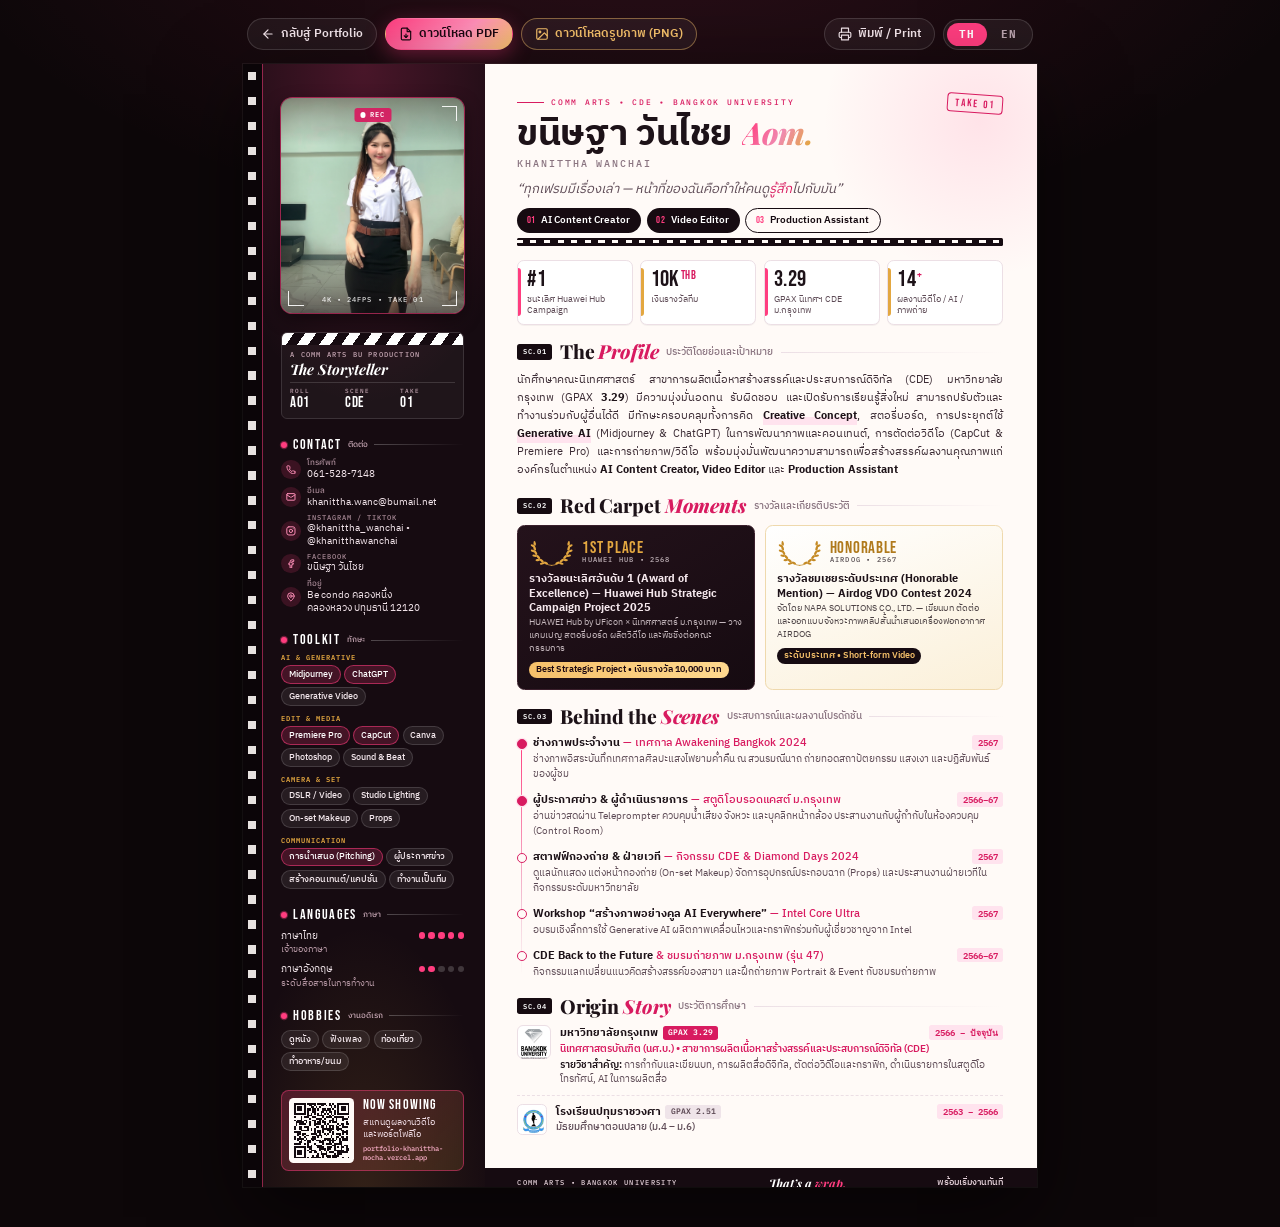
<file: resume.html>
<!DOCTYPE html>
<html lang="th">
<head>
  <meta charset="UTF-8">
  <meta name="viewport" content="width=device-width, initial-scale=1.0">
  <title>เรซูเม่ ขนิษฐา วันไชย (Khanittha Wanchai) — Resume / Curriculum Vitae</title>
  <meta name="theme-color" content="#0d0709">
  <link rel="icon" href="data:image/svg+xml,<svg xmlns='http://www.w3.org/2000/svg' viewBox='0 0 32 32'><rect width='32' height='32' rx='6' fill='%23ff3d7f'/><circle cx='16' cy='16' r='9' fill='none' stroke='%23fff' stroke-width='2.2'/><circle cx='16' cy='16' r='3.5' fill='%23fff'/></svg>">
  <link rel="preconnect" href="https://fonts.googleapis.com">
  <link rel="preconnect" href="https://fonts.gstatic.com" crossorigin>
  <link href="https://fonts.googleapis.com/css2?family=Bebas+Neue&family=IBM+Plex+Mono:wght@400;500;600&family=IBM+Plex+Sans+Thai:wght@300;400;500;600;700&family=Playfair+Display:ital,wght@0,700;0,800;1,600;1,700;1,800&display=swap" rel="stylesheet">
  <style>
    /* =========================================================
       THE STORYTELLER — Comm Arts Resume (A4, single page)
       Cinematic palette matched to the portfolio site
       ========================================================= */
    :root {
      --ink: #160b11;          /* sidebar / darkest */
      --ink-2: #24121b;
      --rose: #ff3d7f;         /* brand rose */
      --rose-deep: #d81b60;    /* rose for text on light bg */
      --rose-soft: #ffe3ee;
      --gold: #e3a740;
      --gold-soft: #fbf0d9;
      --paper: #fffaf7;        /* main column */
      --text: #1d1218;
      --muted: #5d4a55;
      --light: #8a7480;
      --line: #ecdfe5;
      --f-th: "IBM Plex Sans Thai", -apple-system, BlinkMacSystemFont, "Segoe UI", sans-serif;
      --f-mono: "IBM Plex Mono", ui-monospace, monospace;
      --f-display: "Playfair Display", Georgia, serif;
      --f-bebas: "Bebas Neue", "IBM Plex Sans Thai", sans-serif;
    }

    * { box-sizing: border-box; margin: 0; padding: 0; }
    html { -webkit-text-size-adjust: 100%; }

    body {
      font-family: var(--f-th);
      font-size: 8.6pt;
      line-height: 1.45;
      color: var(--text);
      background:
        radial-gradient(1200px 600px at 50% -10%, rgba(255, 61, 127, .14), transparent 60%),
        #0d0709;
      -webkit-font-smoothing: antialiased;
      padding: 18px 0 40px;
      -webkit-print-color-adjust: exact;
      print-color-adjust: exact;
    }
    body[data-lang="en"] { font-size: 7.95pt; line-height: 1.38; }

    /* Bilingual display rules */
    body[data-lang="en"] .l-th { display: none !important; }
    body[data-lang="th"] .l-en { display: none !important; }

    a { color: inherit; text-decoration: none; }

    /* ---------- Actions bar (screen only) ---------- */
    .actions-bar {
      max-width: 210mm;
      margin: 0 auto 14px;
      display: flex;
      justify-content: space-between;
      align-items: center;
      gap: 10px;
      flex-wrap: wrap;
      padding: 0 4px;
    }
    .actions-left, .actions-right { display: flex; align-items: center; gap: 8px; flex-wrap: wrap; }
    .btn-act {
      display: inline-flex; align-items: center; gap: 6px;
      font: 600 12px/1 var(--f-th);
      padding: 8px 13px;
      border-radius: 999px;
      cursor: pointer;
      white-space: nowrap;
      border: 1px solid rgba(255, 255, 255, .14);
      background: rgba(255, 255, 255, .05);
      color: #f4e6ec;
      transition: transform .2s ease, background .2s ease, border-color .2s ease;
    }
    .btn-act:hover { transform: translateY(-1px); border-color: rgba(255, 61, 127, .6); background: rgba(255, 61, 127, .12); }
    .btn-dl-pdf { background: linear-gradient(135deg, #ff3d7f, #ff8fb8 60%, #f5c06a); color: #1a0710; border-color: transparent; box-shadow: 0 6px 20px rgba(255, 61, 127, .35); }
    .btn-dl-pdf:hover { background: linear-gradient(135deg, #ff5a92, #ffa3c5 60%, #f7cb80); color: #1a0710; }
    .btn-dl-img { color: #f5c06a; border-color: rgba(245, 192, 106, .45); }
    .lang-switch { display: inline-flex; padding: 3px; gap: 2px; border-radius: 999px; background: rgba(255, 255, 255, .06); border: 1px solid rgba(255, 255, 255, .14); }
    .lang-btn {
      border: 0; background: transparent; cursor: pointer;
      font: 700 11px/1 var(--f-mono); letter-spacing: .08em;
      color: #b9a3ad; padding: 6px 12px; border-radius: 999px; min-width: 40px;
    }
    .lang-btn.active { background: var(--rose); color: #fff; }

    /* ---------- A4 sheet ---------- */
    .sheet {
      width: 210mm;
      height: 297mm;
      margin: 0 auto;
      display: grid;
      grid-template-columns: 64mm 1fr;
      background: var(--paper);
      overflow: hidden;
      position: relative;
      box-shadow: 0 30px 80px rgba(0, 0, 0, .55), 0 0 0 1px rgba(255, 255, 255, .06);
    }

    /* =================== SIDEBAR =================== */
    .side {
      position: relative;
      background:
        radial-gradient(120% 50% at 50% 0%, rgba(255, 61, 127, .22), transparent 60%),
        radial-gradient(90% 40% at 50% 100%, rgba(227, 167, 64, .14), transparent 60%),
        var(--ink);
      color: #f3e7ec;
      padding: 9mm 5.5mm 7mm 10mm;
      display: flex;
      flex-direction: column;
      gap: 5mm;
    }
    /* film-strip perforations on the left edge */
    .side::before {
      content: "";
      position: absolute; top: 0; bottom: 0; left: 0;
      width: 5mm;
      background:
        repeating-linear-gradient(to bottom, transparent 0 2.2mm, rgba(255, 250, 247, .9) 2.2mm 4.4mm, transparent 4.4mm 6.6mm) center / 2.2mm 100% no-repeat,
        #0b0508;
    }
    .side::after {
      content: "";
      position: absolute; top: 0; bottom: 0; left: 5mm; width: 1px;
      background: rgba(255, 61, 127, .5);
    }

    /* Viewfinder photo */
    .vf {
      position: relative;
      width: 100%;
      aspect-ratio: 4 / 4.7;
      border-radius: 3mm;
      overflow: hidden;
      background: #2a1620;
      box-shadow: 0 0 0 1px rgba(255, 61, 127, .55), 0 6px 18px rgba(0, 0, 0, .45);
    }
    .vf img { width: 100%; height: 100%; object-fit: cover; object-position: 50% 18%; display: block; }
    .vf::after { /* vignette */
      content: ""; position: absolute; inset: 0;
      background: linear-gradient(to bottom, rgba(10, 4, 8, .35), transparent 22%, transparent 70%, rgba(10, 4, 8, .65));
    }
    .vf-c { position: absolute; width: 4mm; height: 4mm; border: 0 solid #fff; z-index: 2; opacity: .9; }
    .vf-c.tl { top: 2mm; left: 2mm; border-top-width: 1.4px; border-left-width: 1.4px; }
    .vf-c.tr { top: 2mm; right: 2mm; border-top-width: 1.4px; border-right-width: 1.4px; }
    .vf-c.bl { bottom: 2mm; left: 2mm; border-bottom-width: 1.4px; border-left-width: 1.4px; }
    .vf-c.br { bottom: 2mm; right: 2mm; border-bottom-width: 1.4px; border-right-width: 1.4px; }
    .vf-rec {
      position: absolute; z-index: 2; top: 2.6mm; left: 50%; transform: translateX(-50%);
      font: 600 5.6pt/1 var(--f-mono); letter-spacing: .14em; color: #fff;
      display: inline-flex; align-items: center; gap: 1.2mm;
      background: rgba(216, 27, 96, .92); padding: .9mm 1.6mm; border-radius: .8mm;
    }
    .vf-rec::before { content: ""; width: 1.4mm; height: 1.4mm; border-radius: 50%; background: #fff; }
    .vf-meta {
      position: absolute; z-index: 2; bottom: 2.4mm; left: 0; right: 0; text-align: center;
      font: 500 5.2pt/1 var(--f-mono); letter-spacing: .16em; color: rgba(255, 255, 255, .85);
    }

    /* Mini clapper slate */
    .slate { border-radius: 1.6mm; overflow: hidden; border: 1px solid rgba(255, 255, 255, .16); }
    .slate-top {
      height: 3mm;
      background: repeating-linear-gradient(-55deg, #fff 0 2.4mm, #160b11 2.4mm 4.8mm);
    }
    .slate-body { padding: 1.6mm 2.2mm 1.8mm; background: rgba(255, 255, 255, .04); }
    .slate-prod { font: 500 5pt/1.2 var(--f-mono); letter-spacing: .18em; color: #c9a9b6; }
    .slate-title { font: italic 700 11pt/1.15 var(--f-display); color: #fff; margin: .6mm 0 1.2mm; }
    .slate-grid { display: grid; grid-template-columns: repeat(3, 1fr); border-top: 1px solid rgba(255, 255, 255, .14); }
    .slate-grid div { padding-top: 1mm; font: 500 4.8pt/1.2 var(--f-mono); letter-spacing: .14em; color: #bfa2ae; }
    .slate-grid b { display: block; font: 400 11pt/1 var(--f-bebas); letter-spacing: .04em; color: #fff; margin-top: .4mm; }

    /* Sidebar blocks */
    .s-head {
      display: flex; align-items: center; gap: 1.6mm;
      font: 400 10.5pt/1 var(--f-bebas); letter-spacing: .12em; color: #fff;
      margin-bottom: 1.8mm;
    }
    .s-head::before { content: ""; width: 1.6mm; height: 1.6mm; border-radius: 50%; background: var(--rose); box-shadow: 0 0 0 1.2px rgba(255, 61, 127, .35); }
    .s-head::after { content: ""; flex: 1; height: 1px; background: linear-gradient(90deg, rgba(255, 255, 255, .25), transparent); }
    .s-head small { font: 500 6pt/1 var(--f-th); letter-spacing: 0; color: #c9a9b6; }

    .contact-list { list-style: none; display: grid; gap: 1.5mm; }
    .contact-list li { display: grid; grid-template-columns: 5.2mm 1fr; align-items: center; gap: 1.8mm; font-size: 7.3pt; line-height: 1.3; color: #f1e3e9; word-break: break-word; }
    .c-ico { width: 5.2mm; height: 5.2mm; border-radius: 50%; display: grid; place-items: center; background: rgba(255, 61, 127, .16); color: #ff8fb8; }
    .c-ico svg { width: 2.6mm; height: 2.6mm; }
    .contact-list small { display: block; font: 500 5.3pt/1.15 var(--f-mono); letter-spacing: .14em; color: #a98a97; text-transform: uppercase; }
    .contact-list small.l-th { font: 500 6.2pt/1.15 var(--f-th); letter-spacing: 0; }
    .wrap .l-th { font: 500 7pt/1 var(--f-th); letter-spacing: 0; }

    .tk-group + .tk-group { margin-top: 2.3mm; }
    .tk-label { font: 600 5.4pt/1 var(--f-mono); letter-spacing: .14em; color: var(--gold); text-transform: uppercase; margin-bottom: 1mm; }
    .chips { display: flex; flex-wrap: wrap; gap: 1mm; }
    .chip {
      font-size: 6.9pt; line-height: 1; font-weight: 500;
      padding: 1mm 1.8mm; border-radius: 999px;
      background: rgba(255, 255, 255, .07);
      border: 1px solid rgba(255, 255, 255, .14);
      color: #f6eaef; white-space: nowrap;
    }
    .chip.hot { background: rgba(255, 61, 127, .2); border-color: rgba(255, 61, 127, .55); color: #fff; }

    .lang-row { display: grid; grid-template-columns: 1fr auto; align-items: center; gap: 1mm 2mm; font-size: 7.4pt; }
    .lang-row + .lang-row { margin-top: 1.4mm; }
    .dots { display: inline-flex; gap: .9mm; }
    .dots i { width: 1.7mm; height: 1.7mm; border-radius: 50%; background: rgba(255, 255, 255, .18); }
    .dots i.on { background: var(--rose); }
    .lang-row small { grid-column: 1 / -1; font-size: 6.4pt; color: #b99aa7; margin-top: -.6mm; }

    .qr-card {
      margin-top: auto;
      display: grid; grid-template-columns: 17mm 1fr; gap: 2.4mm; align-items: center;
      padding: 2mm; border-radius: 2mm;
      background: linear-gradient(135deg, rgba(255, 61, 127, .22), rgba(227, 167, 64, .14));
      border: 1px solid rgba(255, 61, 127, .45);
    }
    .qr-box { background: #fffaf7; border-radius: 1.2mm; padding: 1.2mm; line-height: 0; }
    .qr-box svg { width: 100%; height: auto; display: block; }
    .qr-k { font: 400 10.5pt/1 var(--f-bebas); letter-spacing: .08em; color: #fff; }
    .qr-t { font-size: 6.8pt; line-height: 1.3; color: #f0dde5; margin-top: .6mm; }
    .qr-u { font: 500 5.3pt/1.3 var(--f-mono); color: #ffb3cd; margin-top: .9mm; white-space: nowrap; }

    /* =================== MAIN =================== */
    .main {
      position: relative;
      padding: 9mm 9mm 0 8.5mm;
      display: flex;
      flex-direction: column;
      min-width: 0;
    }
    .main::before { /* soft rose glow top-right */
      content: ""; position: absolute; top: -30mm; right: -30mm; width: 90mm; height: 90mm; border-radius: 50%;
      background: radial-gradient(circle, rgba(255, 61, 127, .12), transparent 65%);
      pointer-events: none;
    }

    /* Header */
    .hd { position: relative; padding-bottom: 3.4mm; margin-bottom: 3.6mm; }
    .kicker {
      display: flex; align-items: center; gap: 2mm;
      font: 500 6pt/1 var(--f-mono); letter-spacing: .22em; color: var(--rose-deep);
      text-transform: uppercase;
    }
    .kicker::before { content: ""; width: 7mm; height: 1px; background: var(--rose-deep); }
    .take-stamp {
      position: absolute; top: -1mm; right: 0;
      font: 400 8pt/1 var(--f-bebas); letter-spacing: .16em;
      color: var(--rose-deep); border: 1.3px solid var(--rose-deep); border-radius: 1mm;
      padding: 1.1mm 2mm .7mm; transform: rotate(4deg);
    }
    .name {
      font-family: var(--f-th); font-weight: 700;
      font-size: 28pt; line-height: 1.1; letter-spacing: -.01em; color: var(--text);
      margin-top: 2.2mm;
      display: flex; align-items: baseline; flex-wrap: wrap; gap: 0 2.6mm;
    }
    body[data-lang="en"] .name { font-family: var(--f-display); font-weight: 800; font-size: 27pt; letter-spacing: -.01em; }
    .nick {
      font: italic 800 23pt/1 var(--f-display);
      background: linear-gradient(120deg, var(--rose) 10%, #f08ab0 55%, var(--gold) 95%);
      -webkit-background-clip: text; background-clip: text; color: transparent;
    }
    .name-sub { font: 500 7.2pt/1.2 var(--f-mono); letter-spacing: .2em; color: var(--light); margin-top: .8mm; }
    .name-sub.l-en { font: 500 8.5pt/1.2 var(--f-th); letter-spacing: .02em; }
    .date .l-th { letter-spacing: 0; }
    .tagline {
      font: italic 600 11.5pt/1.3 var(--f-display); color: var(--muted); margin-top: 2mm;
    }
    .tagline .l-th { font: italic 400 9.8pt/1.35 var(--f-th); }
    .tagline em { color: var(--rose-deep); font-style: italic; }
    .roles { display: flex; flex-wrap: wrap; gap: 1.4mm; margin-top: 2.4mm; }
    .role {
      display: inline-flex; align-items: center; gap: 1.4mm;
      font: 600 7.4pt/1 var(--f-th); color: #fff;
      background: var(--ink); padding: 1.8mm 3mm 1.7mm 2.5mm; border-radius: 999px;
    }
    .role i { font: 400 7.4pt/1 var(--f-bebas); letter-spacing: .06em; color: var(--rose); font-style: normal; }
    .role.alt { background: transparent; color: var(--ink); border: 1px solid var(--ink); }
    /* film strip divider */
    .hd::after {
      content: ""; position: absolute; left: 0; right: 0; bottom: 0; height: 2.2mm;
      background:
        repeating-linear-gradient(90deg, var(--paper) 0 1.6mm, transparent 1.6mm 3.6mm) center / 100% .9mm no-repeat,
        var(--ink);
      border-radius: .4mm;
    }

    /* Highlight stats */
    .stats { display: grid; grid-template-columns: repeat(4, 1fr); gap: 2mm; margin-bottom: 4.6mm; }
    .stat {
      position: relative; padding: 2.2mm 2.4mm 2mm; border-radius: 1.8mm;
      background: #fff; border: 1px solid var(--line);
      box-shadow: 0 1px 0 rgba(22, 11, 17, .04);
    }
    .stat::before { content: ""; position: absolute; left: 0; top: 2mm; bottom: 2mm; width: .8mm; border-radius: 0 1mm 1mm 0; background: var(--rose); }
    .stat:nth-child(2)::before, .stat:nth-child(4)::before { background: var(--gold); }
    .stat b { display: block; font: 400 17pt/1 var(--f-bebas); letter-spacing: .02em; color: var(--text); }
    .stat b sup { font-size: .55em; color: var(--rose-deep); vertical-align: .55em; margin-left: .3mm; }
    .stat span { display: block; font-size: 6.5pt; line-height: 1.3; color: var(--muted); margin-top: .6mm; }

    /* Section heading — scene slate */
    .sec { margin-bottom: 4.6mm; break-inside: avoid; }
    .sec-h { display: flex; align-items: center; gap: 2mm; margin-bottom: 2.4mm; }
    .sc {
      font: 600 5.6pt/1 var(--f-mono); letter-spacing: .1em; color: #fff;
      background: var(--ink); padding: 1.1mm 1.5mm; border-radius: .7mm; flex-shrink: 0;
    }
    .sec-t { font: 800 14.5pt/1 var(--f-display); color: var(--text); letter-spacing: -.005em; white-space: nowrap; }
    .sec-t em { font-style: italic; color: var(--rose-deep); }
    .sec-th { font-size: 7.4pt; color: var(--light); font-weight: 500; white-space: nowrap; }
    .sec-h::after { content: ""; flex: 1; height: 1px; background: linear-gradient(90deg, var(--line), transparent); }

    p.summary { font-size: 8.45pt; line-height: 1.6; color: #3a2a33; text-align: justify; }
    body[data-lang="en"] p.summary { font-size: 8.3pt; line-height: 1.55; }
    p.summary strong { color: var(--text); font-weight: 700; }
    p.summary .hl { background: linear-gradient(transparent 58%, var(--rose-soft) 58%); font-weight: 700; color: var(--text); }

    /* Awards */
    .awards { display: grid; grid-template-columns: 1fr 1fr; gap: 2.4mm; }
    .award {
      position: relative; border-radius: 2mm; padding: 3mm 3mm 2.8mm;
      background: linear-gradient(160deg, #fff, var(--gold-soft));
      border: 1px solid #efd9ad;
      overflow: hidden;
    }
    .award.first { background: linear-gradient(150deg, #24121b, #160b11); border-color: #3a1f2c; color: #f6e9ee; }
    .aw-top { display: flex; align-items: center; gap: 2mm; margin-bottom: 1.4mm; }
    .laurel { width: 12mm; height: 8mm; color: var(--gold); flex-shrink: 0; }
    .aw-rank { font: 400 13pt/.9 var(--f-bebas); letter-spacing: .04em; color: var(--gold); }
    .award:not(.first) .aw-rank { color: #b07a1c; }
    .award:not(.first) .laurel { color: #c48a24; }
    .aw-year { font: 500 5.6pt/1.2 var(--f-mono); letter-spacing: .16em; opacity: .75; }
    .aw-title { font-weight: 700; font-size: 8.1pt; line-height: 1.32; }
    .aw-org { font-size: 7.05pt; line-height: 1.38; opacity: .78; margin-top: .6mm; }
    .aw-prize {
      display: inline-block; margin-top: 1.6mm;
      font: 600 6.6pt/1 var(--f-th); color: #1a0710;
      background: linear-gradient(90deg, #f5c06a, #ffd98f); padding: .9mm 1.8mm; border-radius: 999px;
    }
    .award:not(.first) .aw-prize { background: var(--ink); color: #f5c06a; }

    /* Experience timeline */
    .tl { position: relative; padding-left: 4.2mm; }
    .tl::before { content: ""; position: absolute; left: 1mm; top: 1.2mm; bottom: 1.2mm; width: 1px; background: linear-gradient(var(--rose), #f2c6d6 70%, transparent); }
    .tl-item { position: relative; margin-bottom: 2.7mm; }
    .tl-item:last-child { margin-bottom: 0; }
    .tl-item::before {
      content: ""; position: absolute; left: -4.2mm; top: 1mm;
      width: 2.1mm; height: 2.1mm; border-radius: 50%;
      background: var(--paper); border: 1.4px solid var(--rose-deep);
    }
    .tl-item.key::before { background: var(--rose-deep); box-shadow: 0 0 0 1.2px var(--rose-soft); }
    .tl-head { display: flex; justify-content: space-between; align-items: baseline; gap: 2mm; }
    .tl-role { font-weight: 700; font-size: 8.35pt; line-height: 1.3; color: var(--text); }
    .tl-role .at { font-weight: 500; color: var(--rose-deep); }
    .date {
      flex-shrink: 0; font: 600 6.5pt/1 var(--f-mono); letter-spacing: .06em; color: var(--rose-deep);
      background: var(--rose-soft); padding: .8mm 1.4mm; border-radius: .7mm;
    }
    .tl-desc { font-size: 7.65pt; line-height: 1.45; color: var(--muted); margin-top: .4mm; }

    /* Education */
    .edu-main { display: grid; grid-template-columns: 9mm 1fr; gap: 2.4mm; align-items: start; }
    .logo {
      width: 9mm; height: 9mm; border-radius: 1.6mm; background: #fff; border: 1px solid var(--line);
      display: grid; place-items: center; padding: .8mm;
    }
    .logo img { max-width: 100%; max-height: 100%; object-fit: contain; display: block; }
    .edu-title { font-weight: 700; font-size: 8.5pt; line-height: 1.3; display: flex; align-items: baseline; justify-content: space-between; gap: 2mm; }
    .gpa {
      display: inline-flex; align-items: baseline; gap: .8mm; margin-left: 1.2mm;
      font: 600 5.8pt/1 var(--f-mono); color: #fff; background: var(--rose-deep);
      padding: .8mm 1.4mm; border-radius: .7mm; vertical-align: 1px;
    }
    .gpa.muted { background: #efe4e9; color: var(--muted); }
    .edu-deg { font-size: 7.6pt; color: var(--rose-deep); font-weight: 600; margin-top: .3mm; }
    .edu-desc { font-size: 7.4pt; line-height: 1.45; color: var(--muted); margin-top: .4mm; }
    .edu-desc em { font-style: normal; font-weight: 600; color: var(--text); }
    .edu-sub { margin-top: 2.2mm; padding-top: 2.2mm; border-top: 1px dashed var(--line); }
    .edu-sub .edu-main { grid-template-columns: 8mm 1fr; gap: 2.2mm; }
    .edu-sub .logo { width: 8mm; height: 8mm; border-radius: 1.4mm; padding: .6mm; }
    .edu-sub .edu-title { font-size: 8pt; display: flex; justify-content: space-between; align-items: baseline; }
    .edu-sub .edu-deg { font-size: 7.2pt; color: var(--muted); font-weight: 500; }
    .edu-sub .yr { font: 600 5.6pt/1 var(--f-mono); color: var(--light); letter-spacing: .04em; }

    /* Footer wrap strip */
    .wrap {
      margin-top: auto;
      margin-left: -8.5mm; margin-right: -9mm;
      padding: 2.2mm 9mm 2.4mm 8.5mm;
      display: flex; align-items: center; justify-content: space-between; gap: 3mm;
      background: var(--ink); color: #e9d6de;
      font: 500 5.6pt/1 var(--f-mono); letter-spacing: .18em; text-transform: uppercase;
    }
    .wrap b { font: italic 700 9pt/1 var(--f-display); letter-spacing: 0; text-transform: none; color: #fff; }
    .wrap b em { color: var(--rose); }

    /* ---------- Responsive (screen) ---------- */
    @media screen and (max-width: 820px) {
      body { padding: 12px 10px 32px; }
      .actions-bar { flex-direction: column; align-items: stretch; }
      .actions-left, .actions-right { width: 100%; justify-content: space-between; }
      .btn-act { flex: 1; justify-content: center; padding: 9px 8px; font-size: 11px; }
      .sheet { width: 100%; height: auto; grid-template-columns: 1fr; border-radius: 10px; }
      .side { padding: 22px 18px 22px 30px; gap: 16px; font-size: 9pt; }
      .vf { max-width: 220px; margin: 0 auto; width: 70%; }
      .main { padding: 24px 18px 0; }
      .name { font-size: 22pt; }
      .awards, .edu-sub { grid-template-columns: 1fr; }
      .stats { grid-template-columns: 1fr 1fr; }
      p.summary { text-align: left; }
      .sec-th { display: none; }
      .wrap { margin-left: -18px; margin-right: -18px; padding: 10px 18px; flex-wrap: wrap; }
      .contact-list li, .chip, .lang-row { font-size: 8.5pt; }
    }

    /* ---------- Print: exact A4, single page ---------- */
    @media print {
      @page { size: A4 portrait; margin: 0; }
      html, body { width: 210mm; height: 297mm; }
      body { background: #fff; padding: 0; }
      .actions-bar { display: none !important; }
      .sheet { box-shadow: none; margin: 0; border-radius: 0; }
      * { -webkit-print-color-adjust: exact !important; print-color-adjust: exact !important; }
    }
  </style>
</head>

<body data-lang="th">

  <!-- Icon sprite -->
  <svg width="0" height="0" style="position:absolute" aria-hidden="true">
    <defs>
      <symbol id="laurel" viewBox="0 0 300 200">
        <g fill="currentColor">
          <path d="M150 188c-40-4-78-26-100-62C34 100 28 70 34 40" fill="none" stroke="currentColor" stroke-width="5" stroke-linecap="round"/>
          <path d="M150 188c40-4 78-26 100-62 16-26 22-56 16-86" fill="none" stroke="currentColor" stroke-width="5" stroke-linecap="round"/>
          <g id="leafL">
            <ellipse cx="38" cy="42" rx="7" ry="16" transform="rotate(-12 38 42)"/>
            <ellipse cx="25" cy="58" rx="7" ry="15" transform="rotate(-62 25 58)"/>
            <ellipse cx="38" cy="74" rx="7" ry="16" transform="rotate(-20 38 74)"/>
            <ellipse cx="26" cy="92" rx="7" ry="15" transform="rotate(-70 26 92)"/>
            <ellipse cx="45" cy="104" rx="7" ry="16" transform="rotate(-30 45 104)"/>
            <ellipse cx="37" cy="124" rx="7" ry="15" transform="rotate(-80 37 124)"/>
            <ellipse cx="62" cy="132" rx="7" ry="16" transform="rotate(-42 62 132)"/>
            <ellipse cx="58" cy="153" rx="7" ry="15" transform="rotate(-92 58 153)"/>
            <ellipse cx="84" cy="156" rx="7" ry="16" transform="rotate(-55 84 156)"/>
            <ellipse cx="86" cy="175" rx="7" ry="15" transform="rotate(-104 86 175)"/>
            <ellipse cx="112" cy="172" rx="7" ry="15" transform="rotate(-66 112 172)"/>
          </g>
          <use href="#leafL" transform="matrix(-1 0 0 1 300 0)"/>
        </g>
      </symbol>
    </defs>
  </svg>

  <!-- Top action bar -->
  <aside class="actions-bar" aria-label="เครื่องมือ / Actions">
    <div class="actions-left">
      <a href="index.html" class="btn-act btn-back">
        <svg width="14" height="14" viewBox="0 0 24 24" fill="none" stroke="currentColor" stroke-width="2" stroke-linecap="round" stroke-linejoin="round"><line x1="19" y1="12" x2="5" y2="12"></line><polyline points="12 19 5 12 12 5"></polyline></svg>
        <span class="l-th">กลับสู่ Portfolio</span>
        <span class="l-en">Back to Portfolio</span>
      </a>

      <!-- Quick Download Buttons -->
      <a href="assets/downloads/Resume_Khanittha_Wanchai_TH.pdf" download="Resume_Khanittha_Wanchai_TH.pdf" class="btn-act btn-dl-pdf" id="btnDlPdf" title="ดาวน์โหลดไฟล์ PDF ขนาด A4">
        <svg width="14" height="14" viewBox="0 0 24 24" fill="none" stroke="currentColor" stroke-width="2" stroke-linecap="round" stroke-linejoin="round"><path d="M14 2H6a2 2 0 0 0-2 2v16a2 2 0 0 0 2 2h12a2 2 0 0 0 2-2V8z"></path><polyline points="14 2 14 8 20 8"></polyline><line x1="12" y1="18" x2="12" y2="12"></line><polyline points="9 15 12 18 15 15"></polyline></svg>
        <span class="l-th">ดาวน์โหลด PDF</span>
        <span class="l-en">Download PDF</span>
      </a>

      <a href="assets/downloads/Resume_Khanittha_Wanchai_TH.png" download="Resume_Khanittha_Wanchai_TH.png" class="btn-act btn-dl-img" id="btnDlImg" title="ดาวน์โหลดรูปภาพ PNG ความละเอียดสูง 300 DPI">
        <svg width="14" height="14" viewBox="0 0 24 24" fill="none" stroke="currentColor" stroke-width="2" stroke-linecap="round" stroke-linejoin="round"><rect x="3" y="3" width="18" height="18" rx="2" ry="2"></rect><circle cx="8.5" cy="8.5" r="1.5"></circle><polyline points="21 15 16 10 5 21"></polyline></svg>
        <span class="l-th">ดาวน์โหลดรูปภาพ (PNG)</span>
        <span class="l-en">Download Image (PNG)</span>
      </a>
    </div>

    <div class="actions-right">
      <button class="btn-act btn-print" onclick="window.print()" type="button" title="พิมพ์หน้านี้หรือบันทึก PDF ทันที">
        <svg width="14" height="14" viewBox="0 0 24 24" fill="none" stroke="currentColor" stroke-width="2" stroke-linecap="round" stroke-linejoin="round"><polyline points="6 9 6 2 18 2 18 9"></polyline><path d="M6 18H4a2 2 0 0 1-2-2v-5a2 2 0 0 1 2-2h16a2 2 0 0 1 2 2v5a2 2 0 0 1-2 2h-2"></path><rect x="6" y="14" width="12" height="8"></rect></svg>
        <span class="l-th">พิมพ์ / Print</span>
        <span class="l-en">Print</span>
      </button>

      <!-- Language Selector Pill -->
      <div class="lang-switch" role="group" aria-label="เลือกภาษา / Choose Language">
        <button type="button" class="lang-btn active" data-lang="th" id="btnTh">TH</button>
        <button type="button" class="lang-btn" data-lang="en" id="btnEn">EN</button>
      </div>
    </div>
  </aside>

  <!-- ================= A4 RESUME SHEET ================= -->
  <main class="sheet">

    <!-- ========== SIDEBAR ========== -->
    <aside class="side">

      <!-- Viewfinder portrait -->
      <div class="vf" aria-label="รูปถ่าย / Photo">
        <img src="assets/cine/profile-full.jpg" alt="ขนิษฐา วันไชย / Khanittha Wanchai">
        <span class="vf-c tl"></span><span class="vf-c tr"></span><span class="vf-c bl"></span><span class="vf-c br"></span>
        <span class="vf-rec">REC</span>
        <span class="vf-meta">4K • 24FPS • TAKE 01</span>
      </div>

      <!-- Mini slate -->
      <div class="slate">
        <div class="slate-top"></div>
        <div class="slate-body">
          <div class="slate-prod">A COMM ARTS BU PRODUCTION</div>
          <div class="slate-title">The Storyteller</div>
          <div class="slate-grid">
            <div>ROLL<b>A01</b></div>
            <div>SCENE<b>CDE</b></div>
            <div>TAKE<b>01</b></div>
          </div>
        </div>
      </div>

      <!-- Contact -->
      <section>
        <h3 class="s-head">CONTACT <small class="l-th">ติดต่อ</small></h3>
        <ul class="contact-list">
          <li>
            <span class="c-ico"><svg viewBox="0 0 24 24" fill="none" stroke="currentColor" stroke-width="2.4" stroke-linecap="round" stroke-linejoin="round"><path d="M22 16.92v3a2 2 0 0 1-2.18 2 19.79 19.79 0 0 1-8.63-3.07 19.5 19.5 0 0 1-6-6 19.79 19.79 0 0 1-3.07-8.67A2 2 0 0 1 4.11 2h3a2 2 0 0 1 2 1.72 12.84 12.84 0 0 0 .7 2.81 2 2 0 0 1-.45 2.11L8.09 9.91a16 16 0 0 0 6 6l1.27-1.27a2 2 0 0 1 2.11-.45 12.84 12.84 0 0 0 2.81.7A2 2 0 0 1 22 16.92z"/></svg></span>
            <span><small class="l-th">โทรศัพท์</small><small class="l-en">Phone</small><span class="l-th">061-528-7148</span><span class="l-en">(+66) 061-528-7148</span></span>
          </li>
          <li>
            <span class="c-ico"><svg viewBox="0 0 24 24" fill="none" stroke="currentColor" stroke-width="2.4" stroke-linecap="round" stroke-linejoin="round"><rect width="20" height="16" x="2" y="4" rx="2"/><path d="m22 7-8.97 5.7a1.94 1.94 0 0 1-2.06 0L2 7"/></svg></span>
            <span><small class="l-th">อีเมล</small><small class="l-en">Email</small><a href="mailto:khanittha.wanc@bumail.net">khanittha.wanc@bumail.net</a></span>
          </li>
          <li>
            <span class="c-ico"><svg viewBox="0 0 24 24" fill="none" stroke="currentColor" stroke-width="2.4" stroke-linecap="round" stroke-linejoin="round"><rect width="20" height="20" x="2" y="2" rx="5" ry="5"/><path d="M16 11.37A4 4 0 1 1 12.63 8 4 4 0 0 1 16 11.37z"/><line x1="17.5" x2="17.51" y1="6.5" y2="6.5"/></svg></span>
            <span><small>Instagram / TikTok</small><a href="https://instagram.com/khanittha_wanchai" target="_blank" rel="noopener">@khanittha_wanchai</a> • <a href="https://www.tiktok.com/@khanitthawanchai" target="_blank" rel="noopener">@khanitthawanchai</a></span>
          </li>
          <li>
            <span class="c-ico"><svg viewBox="0 0 24 24" fill="none" stroke="currentColor" stroke-width="2.4" stroke-linecap="round" stroke-linejoin="round"><path d="M18 2h-3a5 5 0 0 0-5 5v3H7v4h3v8h4v-8h3l1-4h-4V7a1 1 0 0 1 1-1h3z"/></svg></span>
            <span><small>Facebook</small><span class="l-th">ขนิษฐา วันไชย</span><span class="l-en">Khanittha Wanchai</span></span>
          </li>
          <li>
            <span class="c-ico"><svg viewBox="0 0 24 24" fill="none" stroke="currentColor" stroke-width="2.4" stroke-linecap="round" stroke-linejoin="round"><path d="M20 10c0 6-8 12-8 12s-8-6-8-12a8 8 0 0 1 16 0Z"/><circle cx="12" cy="10" r="3"/></svg></span>
            <span><small class="l-th">ที่อยู่</small><small class="l-en">Location</small><span class="l-th">Be condo คลองหนึ่ง<br>คลองหลวง ปทุมธานี 12120</span><span class="l-en">Be condo, Khlong Nueng<br>Pathum Thani 12120</span></span>
          </li>
        </ul>
      </section>

      <!-- Toolkit -->
      <section>
        <h3 class="s-head">TOOLKIT <small class="l-th">ทักษะ</small></h3>
        <div class="tk-group">
          <div class="tk-label">AI &amp; Generative</div>
          <div class="chips"><span class="chip hot">Midjourney</span><span class="chip hot">ChatGPT</span><span class="chip">Generative Video</span></div>
        </div>
        <div class="tk-group">
          <div class="tk-label">Edit &amp; Media</div>
          <div class="chips"><span class="chip hot">Premiere Pro</span><span class="chip hot">CapCut</span><span class="chip">Canva</span><span class="chip">Photoshop</span><span class="chip">Sound &amp; Beat</span></div>
        </div>
        <div class="tk-group">
          <div class="tk-label">Camera &amp; Set</div>
          <div class="chips"><span class="chip">DSLR / Video</span><span class="chip">Studio Lighting</span><span class="chip">On-set Makeup</span><span class="chip">Props</span></div>
        </div>
        <div class="tk-group">
          <div class="tk-label">Communication</div>
          <div class="chips">
            <span class="chip hot l-th">การนำเสนอ (Pitching)</span><span class="chip l-th">ผู้ประกาศข่าว</span><span class="chip l-th">สร้างคอนเทนต์/แคปชั่น</span><span class="chip l-th">ทำงานเป็นทีม</span>
            <span class="chip hot l-en">Pitching</span><span class="chip l-en">News Anchor</span><span class="chip l-en">Content &amp; Caption</span><span class="chip l-en">Teamwork</span>
          </div>
        </div>
      </section>

      <!-- Languages -->
      <section>
        <h3 class="s-head">LANGUAGES <small class="l-th">ภาษา</small></h3>
        <div class="lang-row">
          <span class="l-th">ภาษาไทย</span><span class="l-en">Thai</span>
          <span class="dots"><i class="on"></i><i class="on"></i><i class="on"></i><i class="on"></i><i class="on"></i></span>
          <small class="l-th">เจ้าของภาษา</small><small class="l-en">Native</small>
        </div>
        <div class="lang-row">
          <span class="l-th">ภาษาอังกฤษ</span><span class="l-en">English</span>
          <span class="dots"><i class="on"></i><i class="on"></i><i></i><i></i><i></i></span>
          <small class="l-th">ระดับสื่อสารในการทำงาน</small><small class="l-en">Professional Working Proficiency</small>
        </div>
      </section>

      <!-- Hobbies -->
      <section>
        <h3 class="s-head">HOBBIES <small class="l-th">งานอดิเรก</small></h3>
        <div class="chips">
          <span class="chip l-th">ดูหนัง</span><span class="chip l-th">ฟังเพลง</span><span class="chip l-th">ท่องเที่ยว</span><span class="chip l-th">ทำอาหาร/ขนม</span>
          <span class="chip l-en">Cinema</span><span class="chip l-en">Music</span><span class="chip l-en">Travel</span><span class="chip l-en">Cooking/Baking</span>
        </div>
      </section>

      <!-- QR to portfolio -->
      <a class="qr-card" href="https://portfolio-khanittha-mocha.vercel.app" target="_blank" rel="noopener">
        <span class="qr-box"><svg aria-label="QR code to portfolio" xmlns="http://www.w3.org/2000/svg" viewBox="0 0 33 33" shape-rendering="crispEdges"><path stroke="#140a0f" d="M0 0.5h7m1 0h5m1 0h5m2 0h1m1 0h1m2 0h7M0 1.5h1m5 0h1m2 0h2m1 0h1m3 0h2m1 0h1m1 0h2m1 0h1m1 0h1m5 0h1M0 2.5h1m1 0h3m1 0h1m3 0h2m1 0h1m1 0h1m6 0h1m1 0h1m1 0h1m1 0h3m1 0h1M0 3.5h1m1 0h3m1 0h1m1 0h2m1 0h2m1 0h1m2 0h2m1 0h2m1 0h1m2 0h1m1 0h3m1 0h1M0 4.5h1m1 0h3m1 0h1m1 0h2m1 0h2m1 0h1m2 0h5m2 0h1m1 0h1m1 0h3m1 0h1M0 5.5h1m5 0h1m1 0h1m2 0h2m3 0h2m1 0h1m1 0h2m1 0h1m1 0h1m5 0h1M0 6.5h7m1 0h1m1 0h1m1 0h1m1 0h1m1 0h1m1 0h1m1 0h1m1 0h1m1 0h1m1 0h7M8 7.5h3m3 0h4m3 0h1m1 0h1M0 8.5h1m3 0h1m1 0h3m2 0h2m4 0h1m1 0h4m1 0h6m2 0h1M4 9.5h1m4 0h1m3 0h4m1 0h1m4 0h1m1 0h1m3 0h3M0 10.5h1m1 0h3m1 0h2m3 0h2m2 0h1m1 0h1m3 0h3m1 0h1m3 0h1M1 11.5h5m1 0h1m1 0h1m2 0h1m1 0h2m1 0h2m2 0h1m1 0h3m5 0h1M1 12.5h1m1 0h4m2 0h1m2 0h4m2 0h1m1 0h1m5 0h1m1 0h2m1 0h2M1 13.5h1m7 0h1m2 0h1m3 0h2m1 0h1m1 0h3m1 0h1m1 0h1m1 0h1M0 14.5h1m2 0h2m1 0h3m4 0h2m1 0h2m1 0h1m1 0h1m1 0h1m1 0h2m2 0h3M0 15.5h1m2 0h2m3 0h1m1 0h1m1 0h1m4 0h7m1 0h4M4 16.5h5m1 0h1m1 0h1m1 0h2m1 0h1m2 0h3m3 0h1m1 0h2m1 0h1M0 17.5h4m8 0h1m1 0h2m1 0h1m3 0h1m1 0h1m5 0h3M2 18.5h2m1 0h2m3 0h4m1 0h1m2 0h1m1 0h1m2 0h1m1 0h3m1 0h1m1 0h1M2 19.5h1m2 0h1m1 0h2m4 0h4m2 0h1m2 0h1m4 0h1M0 20.5h1m2 0h1m2 0h1m4 0h2m1 0h1m1 0h1m5 0h1m2 0h2m1 0h2m1 0h1M0 21.5h1m1 0h4m1 0h1m2 0h3m5 0h4m1 0h1m1 0h1m1 0h1m1 0h3M2 22.5h1m1 0h1m1 0h1m1 0h2m1 0h1m1 0h3m1 0h2m1 0h5m2 0h1m1 0h3M3 23.5h2m3 0h2m5 0h3m3 0h1m1 0h1m3 0h2M0 24.5h4m2 0h1m1 0h1m3 0h1m4 0h1m1 0h4m1 0h5M8 25.5h1m1 0h1m2 0h4m6 0h2m3 0h1m1 0h2M0 26.5h7m1 0h3m3 0h4m2 0h3m1 0h1m1 0h1m1 0h2m1 0h1M0 27.5h1m5 0h1m2 0h2m4 0h4m1 0h2m2 0h1m3 0h1m2 0h2M0 28.5h1m1 0h3m1 0h1m1 0h1m1 0h3m2 0h1m2 0h1m1 0h1m3 0h6m1 0h2M0 29.5h1m1 0h3m1 0h1m2 0h2m1 0h2m2 0h1m2 0h1m1 0h3m2 0h6M0 30.5h1m1 0h3m1 0h1m7 0h1m1 0h4m4 0h1m1 0h3M0 31.5h1m5 0h1m4 0h1m1 0h2m2 0h1m1 0h3m1 0h4M0 32.5h7m1 0h1m1 0h6m1 0h1m2 0h2m1 0h3m3 0h1m2 0h1"/></svg></span>
        <span>
          <span class="qr-k">NOW SHOWING</span>
          <span class="qr-t l-th" style="display:block">สแกนดูผลงานวิดีโอ<br>และพอร์ตโฟลิโอ</span>
          <span class="qr-t l-en" style="display:block">Scan to watch the<br>showreel &amp; portfolio</span>
          <span class="qr-u" style="display:block">portfolio-khanittha-<br>mocha.vercel.app</span>
        </span>
      </a>
    </aside>

    <!-- ========== MAIN ========== -->
    <div class="main">

      <header class="hd">
        <div class="kicker">Comm Arts • CDE • Bangkok University</div>
        <span class="take-stamp">TAKE 01</span>
        <h1 class="name">
          <span class="l-th">ขนิษฐา วันไชย</span>
          <span class="l-en">Khanittha Wanchai</span>
          <span class="nick">Aom.</span>
        </h1>
        <div class="name-sub l-th">KHANITTHA WANCHAI</div>
        <div class="name-sub l-en">ขนิษฐา วันไชย</div>
        <p class="tagline">
          <span class="l-th">“ทุกเฟรมมีเรื่องเล่า — หน้าที่ของฉันคือทำให้คนดู<em>รู้สึก</em>ไปกับมัน”</span>
          <span class="l-en">“Every frame tells a story — my job is to make you <em>feel</em> it.”</span>
        </p>
        <div class="roles">
          <span class="role"><i>01</i>AI Content Creator</span>
          <span class="role"><i>02</i>Video Editor</span>
          <span class="role alt"><i>03</i>Production Assistant</span>
        </div>
      </header>

      <!-- Highlight stats -->
      <div class="stats">
        <div class="stat"><b>#1</b><span class="l-th">ชนะเลิศ Huawei Hub Campaign</span><span class="l-en">Huawei Hub Campaign Winner</span></div>
        <div class="stat"><b>10K<sup>THB</sup></b><span class="l-th">เงินรางวัลทีม</span><span class="l-en">Team Prize</span></div>
        <div class="stat"><b>3.29</b><span class="l-th">GPAX นิเทศฯ CDE ม.กรุงเทพ</span><span class="l-en">GPAX • BU Comm Arts</span></div>
        <div class="stat"><b>14<sup>+</sup></b><span class="l-th">ผลงานวิดีโอ / AI / ภาพถ่าย</span><span class="l-en">Video, AI &amp; Photo Works</span></div>
      </div>

      <!-- SC.01 Profile -->
      <section class="sec">
        <div class="sec-h">
          <span class="sc">SC.01</span>
          <h2 class="sec-t">The <em>Profile</em></h2>
          <span class="sec-th l-th">ประวัติโดยย่อและเป้าหมาย</span>
          <span class="sec-th l-en">Summary &amp; Objective</span>
        </div>
        <p class="summary l-th">
          นักศึกษาคณะนิเทศศาสตร์ สาขาการผลิตเนื้อหาสร้างสรรค์และประสบการณ์ดิจิทัล (CDE) มหาวิทยาลัยกรุงเทพ (GPAX <strong>3.29</strong>) มีความมุ่งมั่นอดทน รับผิดชอบ และเปิดรับการเรียนรู้สิ่งใหม่ สามารถปรับตัวและทำงานร่วมกับผู้อื่นได้ดี มีทักษะครอบคลุมทั้งการคิด <span class="hl">Creative Concept</span>, สตอรี่บอร์ด, การประยุกต์ใช้ <span class="hl">Generative AI</span> (Midjourney &amp; ChatGPT) ในการพัฒนาภาพและคอนเทนต์, การตัดต่อวิดีโอ (CapCut &amp; Premiere Pro) และการถ่ายภาพ/วิดีโอ พร้อมมุ่งมั่นพัฒนาความสามารถเพื่อสร้างสรรค์ผลงานคุณภาพแก่องค์กรในตำแหน่ง <strong>AI Content Creator, Video Editor</strong> และ <strong>Production Assistant</strong>
        </p>
        <p class="summary l-en">
          Communication Arts student at Bangkok University, majoring in Creative Content Production &amp; Digital Experience (CDE) with a cumulative GPA of <strong>3.29</strong>. Highly dedicated, adaptable, and eager to learn new technologies with strong teamwork and communication skills. Skilled across the creative media pipeline—from <span class="hl">creative concepts</span> and storyboards to <span class="hl">Generative AI</span> ideation (Midjourney &amp; ChatGPT), video editing (CapCut &amp; Premiere Pro), and camera/visual storytelling. Committed to delivering high-impact creative work in roles such as <strong>AI Content Creator, Video Editor</strong>, and <strong>Production Assistant</strong>.
        </p>
      </section>

      <!-- SC.02 Awards -->
      <section class="sec">
        <div class="sec-h">
          <span class="sc">SC.02</span>
          <h2 class="sec-t">Red Carpet <em>Moments</em></h2>
          <span class="sec-th l-th">รางวัลและเกียรติประวัติ</span>
          <span class="sec-th l-en">Honors &amp; Awards</span>
        </div>
        <div class="awards">
          <div class="award first">
            <div class="aw-top">
              <svg class="laurel" aria-hidden="true"><use href="#laurel"/></svg>
              <div>
                <div class="aw-rank">1ST PLACE</div>
                <div class="aw-year">HUAWEI HUB • <span class="l-th">2568</span><span class="l-en">2025</span></div>
              </div>
            </div>
            <div class="aw-title l-th">รางวัลชนะเลิศอันดับ 1 (Award of Excellence) — Huawei Hub Strategic Campaign Project 2025</div>
            <div class="aw-title l-en">Award of Excellence — Huawei Hub Strategic Campaign Project 2025</div>
            <div class="aw-org l-th">HUAWEI Hub by UFicon × นิเทศศาสตร์ ม.กรุงเทพ — วางแคมเปญ สตอรี่บอร์ด ผลิตวิดีโอ และพิชชิ่งต่อคณะกรรมการ</div>
            <div class="aw-org l-en">HUAWEI Hub by UFicon × BU Comm Arts — led strategy, storyboard, video production and pitched to judges.</div>
            <span class="aw-prize l-th">Best Strategic Project • เงินรางวัล 10,000 บาท</span>
            <span class="aw-prize l-en">Best Strategic Project • 10,000 THB</span>
          </div>
          <div class="award">
            <div class="aw-top">
              <svg class="laurel" aria-hidden="true"><use href="#laurel"/></svg>
              <div>
                <div class="aw-rank">HONORABLE</div>
                <div class="aw-year">AIRDOG • <span class="l-th">2567</span><span class="l-en">2024</span></div>
              </div>
            </div>
            <div class="aw-title l-th">รางวัลชมเชยระดับประเทศ (Honorable Mention) — Airdog VDO Contest 2024</div>
            <div class="aw-title l-en">National Honorable Mention — Airdog VDO Contest 2024</div>
            <div class="aw-org l-th">จัดโดย NAPA SOLUTIONS CO., LTD. — เขียนบท ตัดต่อ และออกแบบจังหวะภาพคลิปสั้นนำเสนอเครื่องฟอกอากาศ AIRDOG</div>
            <div class="aw-org l-en">By NAPA SOLUTIONS CO., LTD. — scripted, edited and paced short-form content for the AIRDOG air purifier.</div>
            <span class="aw-prize l-th">ระดับประเทศ • Short-form Video</span>
            <span class="aw-prize l-en">National Level • Short-form Video</span>
          </div>
        </div>
      </section>

      <!-- SC.03 Experience -->
      <section class="sec">
        <div class="sec-h">
          <span class="sc">SC.03</span>
          <h2 class="sec-t">Behind the <em>Scenes</em></h2>
          <span class="sec-th l-th">ประสบการณ์และผลงานโปรดักชัน</span>
          <span class="sec-th l-en">Production Experience</span>
        </div>
        <div class="tl">
          <div class="tl-item key">
            <div class="tl-head">
              <div class="tl-role l-th">ช่างภาพประจำงาน <span class="at">— เทศกาล Awakening Bangkok 2024</span></div>
              <div class="tl-role l-en">Event Photographer <span class="at">— Awakening Bangkok 2024</span></div>
              <span class="date"><span class="l-th">2567</span><span class="l-en">2024</span></span>
            </div>
            <div class="tl-desc l-th">ช่างภาพอิสระบันทึกเทศกาลศิลปะแสงไฟยามค่ำคืน ณ สวนรมณีนาถ ถ่ายทอดสถาปัตยกรรม แสงเงา และปฏิสัมพันธ์ของผู้ชม</div>
            <div class="tl-desc l-en">Captured light installations, night compositions and visitor interactions at Rommaninat Park for Bangkok’s light &amp; digital art festival.</div>
          </div>
          <div class="tl-item key">
            <div class="tl-head">
              <div class="tl-role l-th">ผู้ประกาศข่าว &amp; ผู้ดำเนินรายการ <span class="at">— สตูดิโอบรอดแคสต์ ม.กรุงเทพ</span></div>
              <div class="tl-role l-en">News Anchor &amp; Presenter <span class="at">— BU Broadcast Studios</span></div>
              <span class="date"><span class="l-th">2566–67</span><span class="l-en">2023–24</span></span>
            </div>
            <div class="tl-desc l-th">อ่านข่าวสดผ่าน Teleprompter ควบคุมน้ำเสียง จังหวะ และบุคลิกหน้ากล้อง ประสานงานกับผู้กำกับในห้องควบคุม (Control Room)</div>
            <div class="tl-desc l-en">Live teleprompter delivery, vocal pacing and on-camera presence, coordinating in real time with directors in the control room.</div>
          </div>
          <div class="tl-item">
            <div class="tl-head">
              <div class="tl-role l-th">สตาฟฟ์กองถ่าย &amp; ฝ่ายเวที <span class="at">— กิจกรรม CDE &amp; Diamond Days 2024</span></div>
              <div class="tl-role l-en">On-Set Crew &amp; Stage Staff <span class="at">— CDE &amp; Diamond Days 2024</span></div>
              <span class="date"><span class="l-th">2567</span><span class="l-en">2024</span></span>
            </div>
            <div class="tl-desc l-th">ดูแลนักแสดง แต่งหน้ากองถ่าย (On-set Makeup) จัดการอุปกรณ์ประกอบฉาก (Props) และประสานงานฝ่ายเวทีในกิจกรรมระดับมหาวิทยาลัย</div>
            <div class="tl-desc l-en">Talent styling, on-set makeup, props and stage logistics for faculty productions and the university orientation.</div>
          </div>
          <div class="tl-item">
            <div class="tl-head">
              <div class="tl-role l-th">Workshop “สร้างภาพอย่างคูล AI Everywhere” <span class="at">— Intel Core Ultra</span></div>
              <div class="tl-role l-en">“AI Everywhere” Masterclass <span class="at">— Intel Core Ultra</span></div>
              <span class="date"><span class="l-th">2567</span><span class="l-en">2024</span></span>
            </div>
            <div class="tl-desc l-th">อบรมเชิงลึกการใช้ Generative AI ผลิตภาพเคลื่อนไหวและกราฟิกร่วมกับผู้เชี่ยวชาญจาก Intel</div>
            <div class="tl-desc l-en">Hands-on generative AI workflows for video, motion and visuals with Intel specialists.</div>
          </div>
          <div class="tl-item">
            <div class="tl-head">
              <div class="tl-role l-th">CDE Back to the Future <span class="at">&amp; ชมรมถ่ายภาพ ม.กรุงเทพ (รุ่น 47)</span></div>
              <div class="tl-role l-en">CDE Back to the Future <span class="at">&amp; BU Photography Club (Batch 47)</span></div>
              <span class="date"><span class="l-th">2566–67</span><span class="l-en">2023–24</span></span>
            </div>
            <div class="tl-desc l-th">กิจกรรมแลกเปลี่ยนแนวคิดสร้างสรรค์ของสาขา และฝึกถ่ายภาพ Portrait &amp; Event กับชมรมถ่ายภาพ</div>
            <div class="tl-desc l-en">Creative networking within the major, plus portrait and event photography practice with the club.</div>
          </div>
        </div>
      </section>

      <!-- SC.04 Education -->
      <section class="sec">
        <div class="sec-h">
          <span class="sc">SC.04</span>
          <h2 class="sec-t">Origin <em>Story</em></h2>
          <span class="sec-th l-th">ประวัติการศึกษา</span>
          <span class="sec-th l-en">Education</span>
        </div>
        <div class="edu-main">
          <div class="logo"><img src="assets/logos/logo-bu-diamond.png" alt="Bangkok University"></div>
          <div>
            <div class="edu-title">
              <span><span class="l-th">มหาวิทยาลัยกรุงเทพ</span><span class="l-en">Bangkok University</span><span class="gpa">GPAX 3.29</span></span>
              <span class="date"><span class="l-th">2566 – ปัจจุบัน</span><span class="l-en">2023 – Present</span></span>
            </div>
            <div class="edu-deg l-th">นิเทศศาสตรบัณฑิต (นศ.บ.) • สาขาการผลิตเนื้อหาสร้างสรรค์และประสบการณ์ดิจิทัล (CDE)</div>
            <div class="edu-deg l-en">B.Comm.Arts • Creative Content Production &amp; Digital Experience (CDE)</div>
            <div class="edu-desc l-th"><em>รายวิชาสำคัญ:</em> การกำกับและเขียนบท, การผลิตสื่อดิจิทัล, ตัดต่อวิดีโอและกราฟิก, ดำเนินรายการในสตูดิโอโทรทัศน์, AI ในการผลิตสื่อ</div>
            <div class="edu-desc l-en"><em>Key coursework:</em> Directing &amp; Scriptwriting, Digital Media Production, Video Editing &amp; Motion Graphics, Studio TV Broadcasting, AI in Media Production</div>
          </div>
        </div>
        <div class="edu-sub">
          <div class="edu-main">
            <div class="logo"><img src="assets/logos/logo-patum.png" alt="Patumratchawongsa School"></div>
            <div>
              <div class="edu-title">
                <span><span class="l-th">โรงเรียนปทุมราชวงศา</span><span class="l-en">Patumratchawongsa School</span><span class="gpa muted">GPAX 2.51</span></span>
                <span class="date"><span class="l-th">2563 – 2566</span><span class="l-en">2020 – 2023</span></span>
              </div>
              <div class="edu-deg"><span class="l-th">มัธยมศึกษาตอนปลาย (ม.4 – ม.6)</span><span class="l-en">Upper Secondary Education (Grade 10 – 12)</span></div>
            </div>
          </div>
        </div>
      </section>

      <!-- Wrap strip -->
      <footer class="wrap">
        <span>Comm Arts • Bangkok University</span>
        <b>That’s a <em>wrap.</em></b>
        <span class="l-th">พร้อมเริ่มงานทันที</span>
        <span class="l-en">Ready on set</span>
      </footer>
    </div>
  </main>

  <script>
    (function() {
      const btnTh = document.getElementById('btnTh');
      const btnEn = document.getElementById('btnEn');
      const btnDlPdf = document.getElementById('btnDlPdf');
      const btnDlImg = document.getElementById('btnDlImg');

      function setLang(lang) {
        const valid = lang === 'en' ? 'en' : 'th';
        document.body.setAttribute('data-lang', valid);
        document.documentElement.lang = valid;
        try {
          localStorage.setItem('aom-lang', valid);
          localStorage.setItem('portfolio_lang', valid);
        } catch(e) {}

        if (btnTh && btnEn) {
          btnTh.classList.toggle('active', valid === 'th');
          btnEn.classList.toggle('active', valid === 'en');
        }

        if (btnDlPdf) {
          btnDlPdf.href = valid === 'en'
            ? 'assets/downloads/Resume_Khanittha_Wanchai_EN.pdf'
            : 'assets/downloads/Resume_Khanittha_Wanchai_TH.pdf';
          btnDlPdf.setAttribute('download', valid === 'en'
            ? 'Resume_Khanittha_Wanchai_EN.pdf'
            : 'Resume_Khanittha_Wanchai_TH.pdf');
        }

        if (btnDlImg) {
          btnDlImg.href = valid === 'en'
            ? 'assets/downloads/Resume_Khanittha_Wanchai_EN.png'
            : 'assets/downloads/Resume_Khanittha_Wanchai_TH.png';
          btnDlImg.setAttribute('download', valid === 'en'
            ? 'Resume_Khanittha_Wanchai_EN.png'
            : 'Resume_Khanittha_Wanchai_TH.png');
        }

        document.title = valid === 'en'
          ? 'Khanittha Wanchai (Aom) — Resume / Curriculum Vitae'
          : 'เรซูเม่ ขนิษฐา วันไชย (Khanittha Wanchai) — Resume / Curriculum Vitae';
      }

      if (btnTh) btnTh.addEventListener('click', () => setLang('th'));
      if (btnEn) btnEn.addEventListener('click', () => setLang('en'));

      // Check URL search param (?lang=en or ?lang=th), fallback to localStorage, fallback to 'th'
      let initialLang = 'th';
      try {
        const urlParam = new URLSearchParams(window.location.search).get('lang');
        if (urlParam === 'en' || urlParam === 'th') {
          initialLang = urlParam;
        } else {
          const stored = localStorage.getItem('aom-lang') || localStorage.getItem('portfolio_lang');
          if (stored === 'en' || stored === 'th') {
            initialLang = stored;
          }
        }
      } catch(e) {}

      setLang(initialLang);
    })();
  </script>
</body>
</html>
</file>
